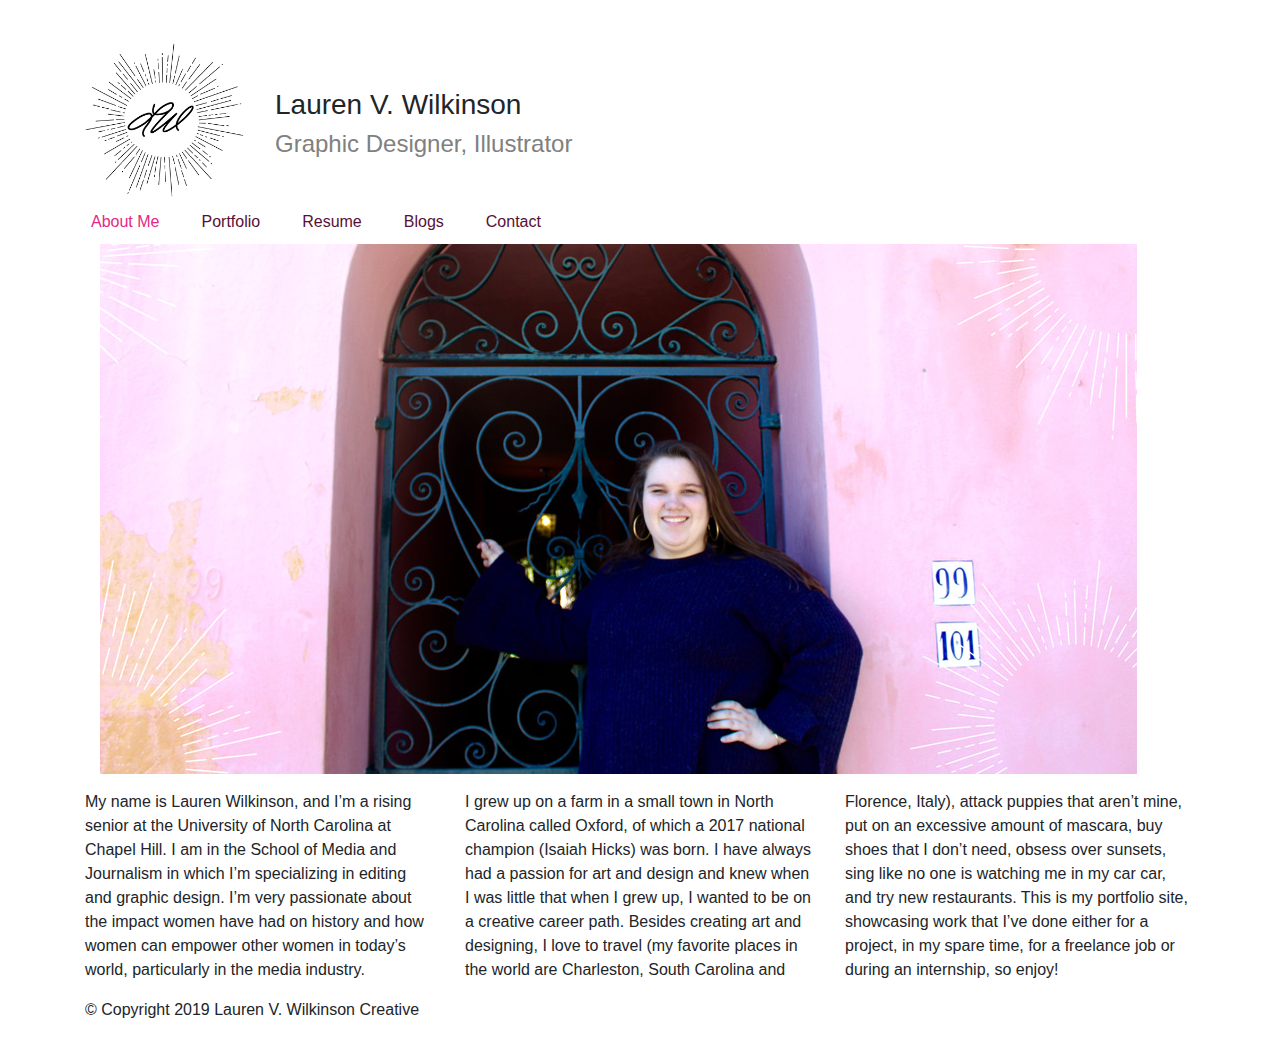
<file: index.html>
<!DOCTYPE html>
<html lang="en">


<head>
    <meta charset="utf-8">
    <meta name="viewport" content="width=device-width, initial-scale=1, shrink-to-fit=no">
    <title>Lauren Wilkinson</title>

    <link rel="stylesheet" href="https://maxcdn.bootstrapcdn.com/bootstrap/4.0.0/css/bootstrap.min.css"
        integrity="sha384-Gn5384xqQ1aoWXA+058RXPxPg6fy4IWvTNh0E263XmFcJlSAwiGgFAW/dAiS6JXm" crossorigin="anonymous">

    <script src="https://maxcdn.bootstrapcdn.com/bootstrap/4.0.0/js/bootstrap.min.js"
        integrity="sha384-JZR6Spejh4U02d8jOt6vLEHfe/JQGiRRSQQxSfFWpi1MquVdAyjUar5+76PVCmYl" crossorigin="anonymous">
    </script>

    <link rel="stylesheet" href="../WilkinsonFinalProject/style.css" type="text/css">

</head>

<body>

    <div class="container">
        <div class="row">

            <div class="col-sm-6 col-md-6 col-lg-2">
                <img src="logo.png" alt="Lauren Wilkinson logo" class="img-fluid">
            </div>

            <div class="col-sm-6 col-md-6 col-lg-10">
                </br>
                </br>
                <h3>Lauren V. Wilkinson</h3>
                <h2>Graphic Designer, Illustrator</h2>
            </div>

            <ul class="nav nav-pills ">
                <li class="nav-item">
                    <a class="nav-link active" href="../WilkinsonFinalProject/index.html">About Me</a>
                </li>
                <li class="nav-item">
                    <a class="nav-link" href="../WilkinsonFinalProject/portfolio.html">Portfolio</a>
                </li>
                <li class="nav-item">
                    <a class="nav-link" href="../WilkinsonFinalProject/resume.html">Resume</a>
                </li>
                <li class="nav-item">
                    <a class="nav-link" href="../WilkinsonFinalProject/blogs.html">Blogs</a>
                </li>

                <li class="nav-item">
                    <a class="nav-link" href="../WilkinsonFinalProject/contact.html">Contact</a>
                </li>
                </li>
            </ul>

            <div class="container">
                <div class="col-sm-12 col-md-12 col-lg-12">
                    <img src="lauren.jpg" class="img-fluid" alt="Lauren Wilkinson Portrait">

                </div>
            </div>

            </br>

            </br>

            <div class="container">

                <div class="row">
                    <div class="col-sm-6 col-md-12 col-lg-4">
                        <p class="about-me">My name is Lauren Wilkinson, and I’m a rising senior at the University of
                            North Carolina at
                            Chapel Hill. I am in the School of Media and Journalism in which I’m specializing in editing
                            and
                            graphic design. I’m very passionate about the impact women have had on history and how women
                            can
                            empower other women in today’s world, particularly in the media industry. </p>
                    </div>

                    <div class="col-sm-6 col-md-12 col-lg-4">
                        <p class="about-me">
                            I grew up on a farm in a small town in North Carolina called Oxford, of which a 2017
                            national champion (Isaiah Hicks) was born. I have always had a passion for art and
                            design and knew when I was little that when I grew up, I wanted to be on a creative
                            career path. Besides creating art and designing, I love to travel (my favorite places in
                            the world are Charleston, South Carolina and</p>
                    </div>


                    <div class="col-sm-6 col-md-12 col-lg-4">
                        <p class="about-me">Florence, Italy), attack puppies that aren’t
                            mine, put on an excessive amount of mascara, buy shoes that I don’t need, obsess over
                            sunsets, sing like no one is watching me in my car car, and try
                            new restaurants. This is my portfolio site, showcasing work that I’ve done
                            either for a project, in my spare time, for a freelance job or during an
                            internship, so enjoy! </p>
                    </div>
                </div>
            </div>

            <div class="container">
                <div class=" col-sm-12 col-md-12 col-lg-12">
                    <div class="row">
                        <p>&copy; Copyright 2019 Lauren V. Wilkinson Creative</p>
                    </div>
                </div>
            </div>


</body>

</html>
</file>
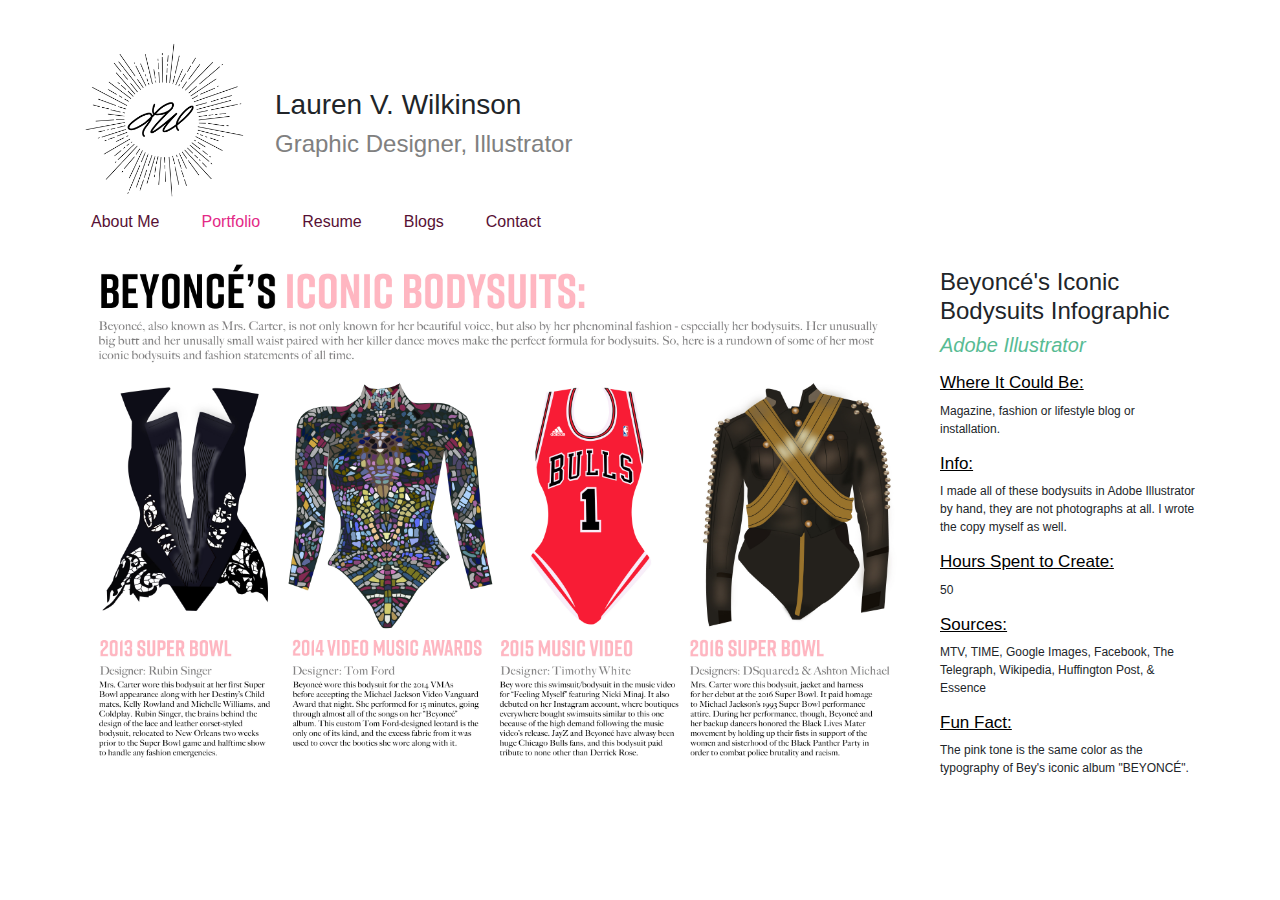
<file: beyonce.html>
<!DOCTYPE html>
<html lang="en">


<head>
    <meta charset="utf-8">
    <meta name="viewport" content="width=device-width, initial-scale=1, shrink-to-fit=no">
    <title>Lauren Wilkinson Resume</title>

    <link rel="stylesheet" href="https://maxcdn.bootstrapcdn.com/bootstrap/4.0.0/css/bootstrap.min.css"
        integrity="sha384-Gn5384xqQ1aoWXA+058RXPxPg6fy4IWvTNh0E263XmFcJlSAwiGgFAW/dAiS6JXm" crossorigin="anonymous">

    <script src="https://maxcdn.bootstrapcdn.com/bootstrap/4.0.0/js/bootstrap.min.js"
        integrity="sha384-JZR6Spejh4U02d8jOt6vLEHfe/JQGiRRSQQxSfFWpi1MquVdAyjUar5+76PVCmYl" crossorigin="anonymous">
    </script>

    <link rel="stylesheet" href="../WilkinsonFinalProject/style.css" type="text/css">

</head>

<body>

    <div class="container">
        <div class="row">

            <div class="col-sm-6 col-md-6 col-lg-2">
                <img src="logo.png" alt="Lauren Wilkinson logo" class="img-fluid">
            </div>

            <div class="col-sm-6 col-md-6 col-lg-10">
                </br>
                </br>
                <h3>Lauren V. Wilkinson</h3>
                <h2>Graphic Designer, Illustrator</h2>
            </div>

            <ul class="nav nav-pills ">
                <li class="nav-item">
                    <a class="nav-link" href="../WilkinsonFinalProject/index.html">About Me</a>
                </li>
                <li class="nav-item">
                    <a class="nav-link active" href="../WilkinsonFinalProject/portfolio.html">Portfolio</a>
                </li>
                <li class="nav-item">
                    <a class="nav-link" href="../WilkinsonFinalProject/resume.html">Resume</a>
                </li>
                <li class="nav-item">
                    <a class="nav-link" href="../WilkinsonFinalProject/blogs.html">Blogs</a>
                </li>

                <li class="nav-item">
                    <a class="nav-link" href="../WilkinsonFinalProject/contact.html">Contact</a>
                </li>
                </li>
            </ul>


            <div class="container">
                <div class="row">

                    <div class="col-sm-6 col-md-7 col-lg-9">
                        <img src="../WilkinsonFinalProject/images/beyonceinfographic.jpg" alt="Lauren Wilkinson logo"
                            class="img-fluid">
                    </div>

                    <div class="col-sm-6 col-md-5 col-lg-3">
                        </br>
                    
                        <h4>Beyoncé's Iconic Bodysuits Infographic</h4>
                        <h5>Adobe Illustrator</h5>
                        <p class="portfolio-writeup">
                            <h6>Where It Could Be:</h6><p class="portfolio-writeup"> Magazine, fashion or lifestyle blog or
                            installation.</p>
                          
                            <h6>Info:</h6><p class="portfolio-writeup">I made all of these bodysuits in Adobe Illustrator by hand, they are not photographs
                            at all. I wrote the copy myself as well.
                            </p>
                            <h6>Hours Spent to Create:</h6><p class="portfolio-writeup">50</p>

                            <h6>Sources:</h6><p class="portfolio-writeup">MTV, TIME, Google Images, Facebook, The Telegraph, Wikipedia, Huffington Post, &
                            Essence</p>
                        
                            <h6>Fun Fact:</h6><p class="portfolio-writeup"> The pink tone is the same color as the typography of Bey's iconic album "BEYONCÉ".</p>
                        </p>
                    </div>
</file>
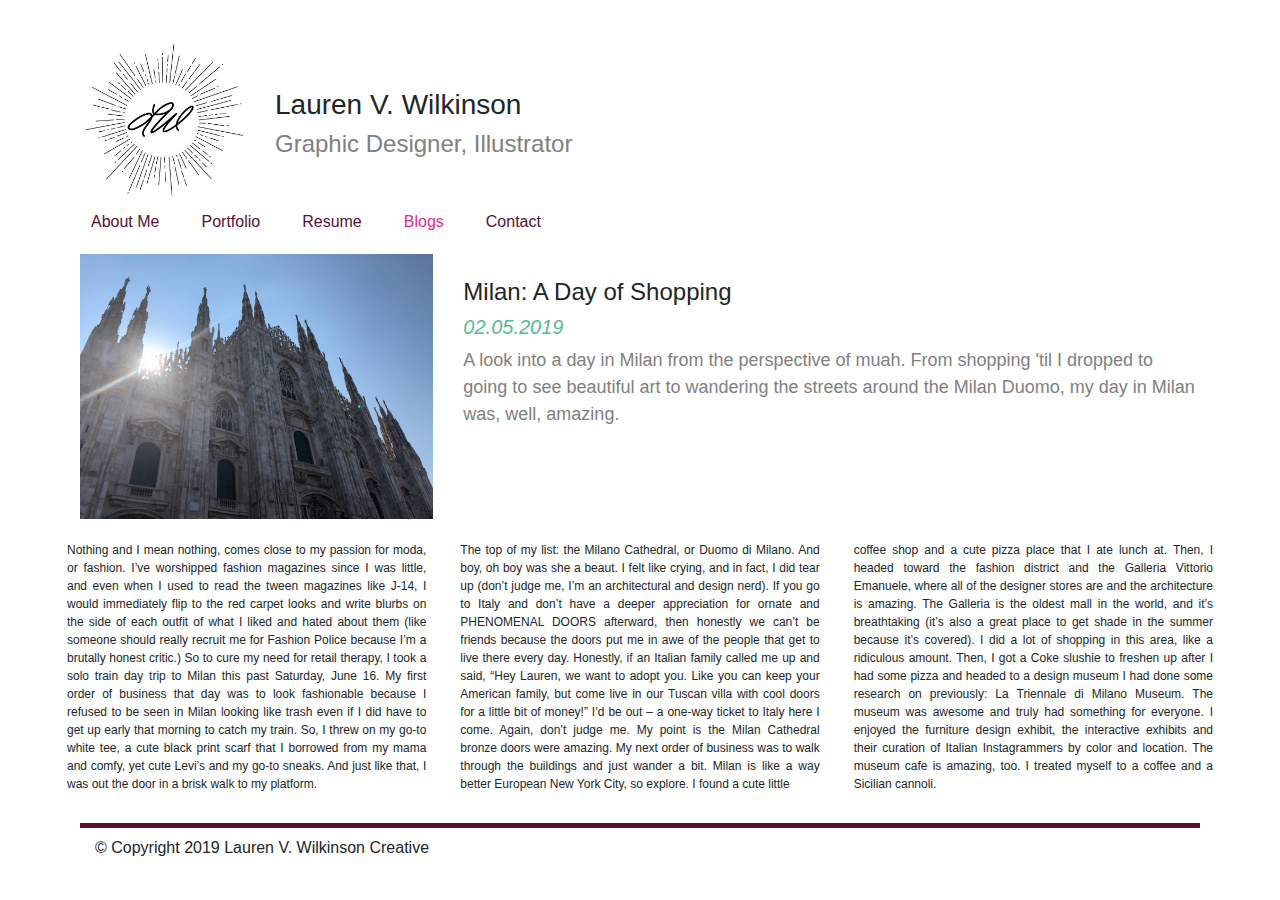
<file: blogs.html>
<!DOCTYPE html>
<html lang="en">


<head>
    <meta charset="utf-8">
    <meta name="viewport" content="width=device-width, initial-scale=1, shrink-to-fit=no">
    <title>Lauren Wilkinson Resume</title>

    <link rel="stylesheet" href="https://maxcdn.bootstrapcdn.com/bootstrap/4.0.0/css/bootstrap.min.css"
        integrity="sha384-Gn5384xqQ1aoWXA+058RXPxPg6fy4IWvTNh0E263XmFcJlSAwiGgFAW/dAiS6JXm" crossorigin="anonymous">

    <script src="https://maxcdn.bootstrapcdn.com/bootstrap/4.0.0/js/bootstrap.min.js"
        integrity="sha384-JZR6Spejh4U02d8jOt6vLEHfe/JQGiRRSQQxSfFWpi1MquVdAyjUar5+76PVCmYl" crossorigin="anonymous">
    </script>

    <link rel="stylesheet" href="../WilkinsonFinalProject/style.css" type="text/css">

</head>

<body>

    <div class="container">
        <div class="row">

            <div class="col-sm-6 col-md-6 col-lg-2">
                <img src="logo.png" alt="Lauren Wilkinson logo" class="img-fluid">
            </div>

            <div class="col-sm-6 col-md-6 col-lg-10">
                </br>
                </br>
                <h3>Lauren V. Wilkinson</h3>
                <h2>Graphic Designer, Illustrator</h2>
            </div>

            <ul class="nav nav-pills ">
                <li class="nav-item">
                    <a class="nav-link" href="../WilkinsonFinalProject/index.html">About Me</a>
                </li>
                <li class="nav-item">
                    <a class="nav-link" href="../WilkinsonFinalProject/portfolio.html">Portfolio</a>
                </li>
                <li class="nav-item">
                    <a class="nav-link" href="../WilkinsonFinalProject/resume.html">Resume</a>
                </li>
                <li class="nav-item">
                    <a class="nav-link active" href="../WilkinsonFinalProject/blogs.html">Blogs</a>
                </li>

                <li class="nav-item">
                    <a class="nav-link" href="../WilkinsonFinalProject/contact.html">Contact</a>
                </li>
                </li>
            </ul>

            </br>

            <div class="container" style="padding:10px;">
                <div class="row">

                    <div class="col-sm-6 col-md-7 col-lg-4">
                        <img src="../WilkinsonFinalProject/images/milan.jpg" alt="Lauren Wilkinson logo"
                            class="img-fluid">
                    </div>

                    <div class="col-sm-6 col-md-5 col-lg-8">
                        </br>

                        <h4>Milan: A Day of Shopping</h4>
                        <h5>02.05.2019</h5>

                        <p class="blog-intro"> A look into a day in Milan from the perspective of muah. From
                            shopping 'til I dropped to going to see beautiful art to wandering the streets
                            around the Milan Duomo, my day in Milan was, well, amazing.</p>

                    </div>



                    <div class="row">
                        <div class=" col-sm-6 col-md-12 col-lg-4">
                            <p class="blog-post">Nothing and I mean nothing, comes close to my passion for
                                moda, or
                                fashion. I’ve worshipped fashion magazines since I was little, and even when I
                                used to
                                read the tween magazines like J-14, I would immediately flip to the red carpet
                                looks and
                                write blurbs on the side of each outfit of what I liked and hated about them
                                (like
                                someone should really recruit me for Fashion Police because I’m a brutally
                                honest
                                critic.) So to cure my need for retail therapy, I took a solo train day trip to
                                Milan
                                this past Saturday, June 16.
                                My first order of business that day was to look fashionable because I refused to
                                be seen
                                in Milan looking like trash even if I did have to get up early that morning to
                                catch my
                                train. So, I threw on my go-to white tee, a cute black print scarf that I
                                borrowed from
                                my mama and comfy, yet cute Levi’s and my go-to sneaks. And just like that, I
                                was out
                                the door in a brisk walk to my platform.

                            </p>
                        </div>

                        <div class="col-sm-6 col-md-12 col-lg-4">
                            <p class="blog-post"> The top of my list: the Milano Cathedral, or Duomo di Milano. And boy,
                                oh boy was she a beaut. I felt like crying, and in fact, I did tear up (don’t judge me,
                                I’m an
                                architectural and design nerd). If you go to Italy and don’t have a deeper
                                appreciation
                                for ornate and PHENOMENAL DOORS afterward, then honestly we can’t be friends
                                because the
                                doors put me in awe of the people that get to live there every day. Honestly, if
                                an
                                Italian family called me up and said, “Hey Lauren, we want to adopt you. Like
                                you can
                                keep your American family, but come live in our Tuscan villa with cool doors for
                                a
                                little bit of money!” I’d be out – a one-way ticket to Italy here I come. Again,
                                don’t
                                judge me. My point is the Milan Cathedral bronze doors were amazing.
                                My next order of business was to walk through the buildings and just wander a
                                bit. Milan
                                is like a way better European New
                                York City, so explore. I found a cute little
                            </p>
                        </div>


                        <div class="col-sm-6 col-md-12 col-lg-4">
                            <p class="blog-post">coffee shop and a cute pizza place that I
                                ate lunch at. Then, I headed toward the fashion district and the Galleria
                                Vittorio
                                Emanuele, where all of the designer stores are and the architecture is amazing.
                                The
                                Galleria is the oldest mall in the world, and it’s breathtaking (it’s also a
                                great place
                                to get shade in the summer because it’s covered). I did a lot of shopping in
                                this area,
                                like a ridiculous amount. Then, I got a Coke slushie to freshen up after I had
                                some
                                pizza and headed to a design museum I had done some research on previously: La
                                Triennale
                                di Milano Museum.
                                The museum was awesome and truly had something for everyone. I enjoyed the
                                furniture
                                design exhibit, the interactive exhibits and their curation of Italian
                                Instagrammers by
                                color and location. The museum cafe is amazing, too. I treated myself to a
                                coffee and a
                                Sicilian cannoli.
                            </p>
                        </div>
                    </div>
                </div>

                <hr>

                <div class="container">
                    <div class=" col-sm-12 col-md-12 col-lg-12">
                        <div class="row">
                            <p>&copy; Copyright 2019 Lauren V. Wilkinson Creative</p>
                        </div>
                    </div>
                </div>
</file>
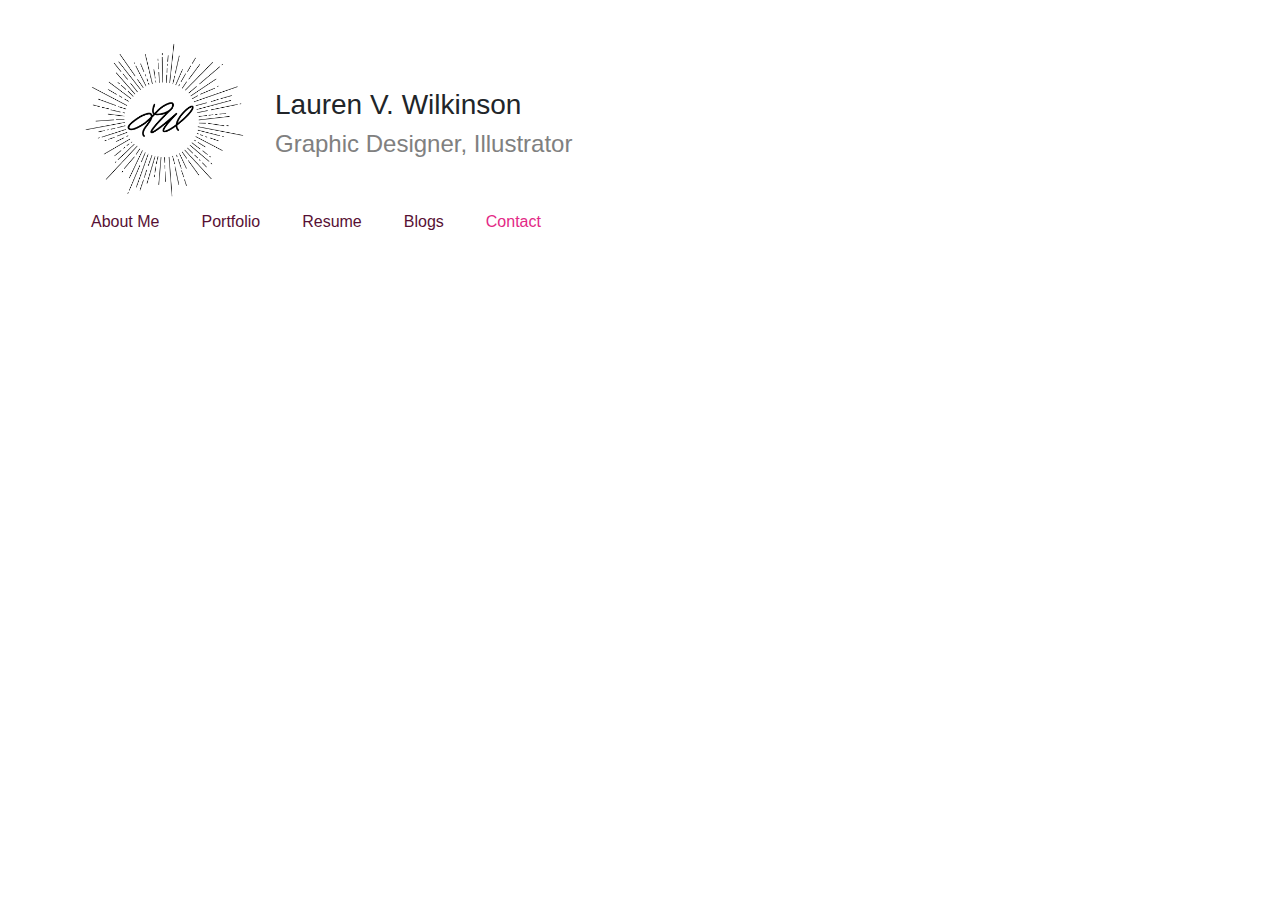
<file: contact.html>
<!DOCTYPE html>
<html lang="en">


<head>
    <meta charset="utf-8">
    <meta name="viewport" content="width=device-width, initial-scale=1, shrink-to-fit=no">
    <title>Lauren Wilkinson Resume</title>

    <link rel="stylesheet" href="https://maxcdn.bootstrapcdn.com/bootstrap/4.0.0/css/bootstrap.min.css"
        integrity="sha384-Gn5384xqQ1aoWXA+058RXPxPg6fy4IWvTNh0E263XmFcJlSAwiGgFAW/dAiS6JXm" crossorigin="anonymous">

    <script src="https://maxcdn.bootstrapcdn.com/bootstrap/4.0.0/js/bootstrap.min.js"
        integrity="sha384-JZR6Spejh4U02d8jOt6vLEHfe/JQGiRRSQQxSfFWpi1MquVdAyjUar5+76PVCmYl" crossorigin="anonymous">
    </script>

    <link rel="stylesheet" href="../WilkinsonFinalProject/style.css" type="text/css">

</head>

<body>

        <div class="container">
                <div class="row">
        
                    <div class="col-sm-6 col-md-6 col-lg-2">
                        <img src="logo.png" alt="Lauren Wilkinson logo" class="img-fluid">
                    </div>
        
                    <div class="col-sm-6 col-md-6 col-lg-10">
                        </br>
                        </br>
                        <h3>Lauren V. Wilkinson</h3>
                        <h2>Graphic Designer, Illustrator</h2>
                    </div>
        
                    <ul class="nav nav-pills ">
                        <li class="nav-item">
                            <a class="nav-link" href="../WilkinsonFinalProject/index.html">About Me</a>
                        </li>
                        <li class="nav-item">
                            <a class="nav-link" href="../WilkinsonFinalProject/portfolio.html">Portfolio</a>
                        </li>
                        <li class="nav-item">
                            <a class="nav-link" href="../WilkinsonFinalProject/resume.html">Resume</a>
                        </li>
                        <li class="nav-item">
                            <a class="nav-link" href="../WilkinsonFinalProject/blogs.html">Blogs</a>
                        </li>
        
                        <li class="nav-item">
                            <a class="nav-link active" href="../WilkinsonFinalProject/contact.html">Contact</a>
                        </li>
                        </li>
                    </ul>
</file>
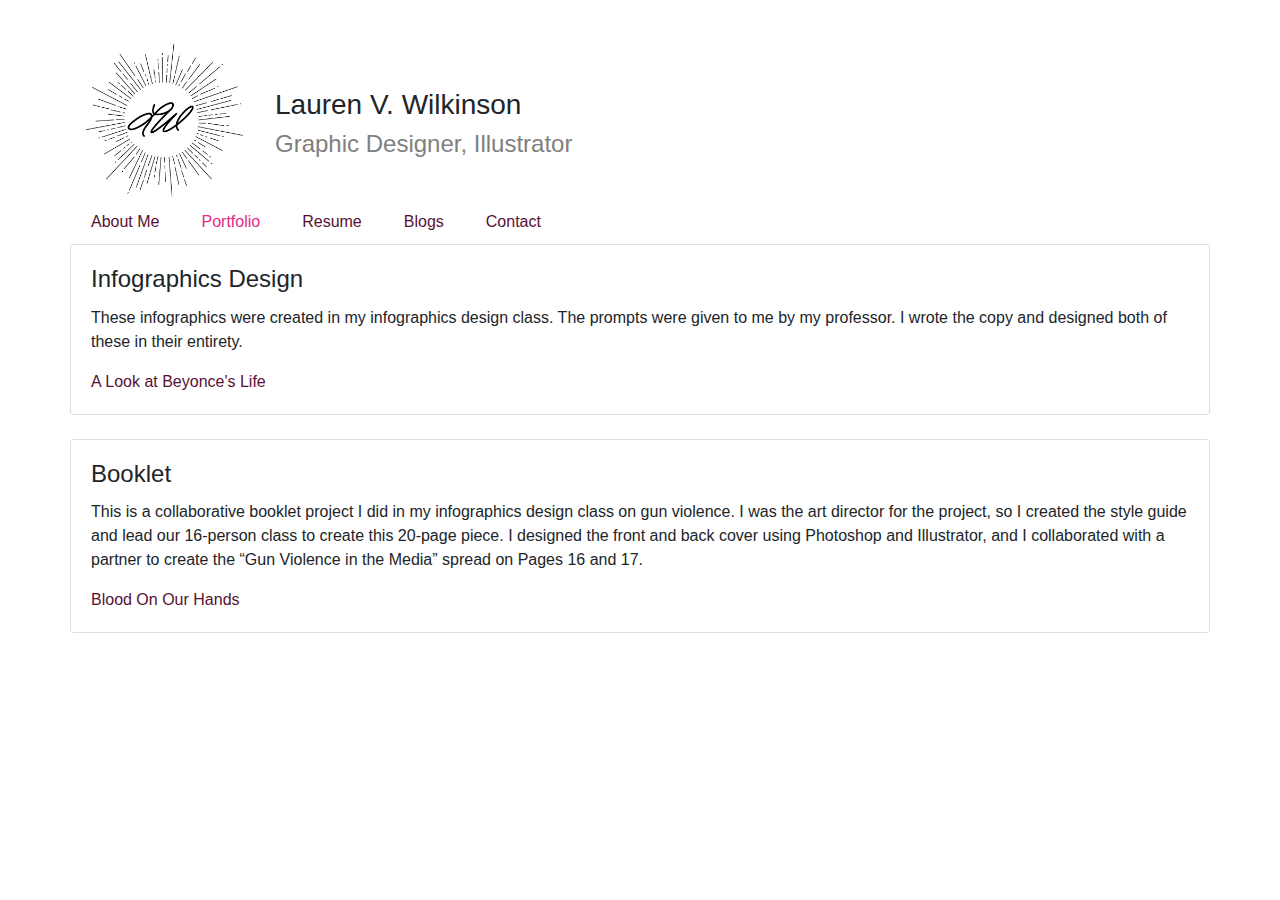
<file: portfolio.html>
<!DOCTYPE html>
<html lang="en">


<head>
    <meta charset="utf-8">
    <meta name="viewport" content="width=device-width, initial-scale=1, shrink-to-fit=no">
    <title>Lauren Wilkinson Resume</title>

    <link rel="stylesheet" href="https://maxcdn.bootstrapcdn.com/bootstrap/4.0.0/css/bootstrap.min.css"
        integrity="sha384-Gn5384xqQ1aoWXA+058RXPxPg6fy4IWvTNh0E263XmFcJlSAwiGgFAW/dAiS6JXm" crossorigin="anonymous">

    <script src="https://maxcdn.bootstrapcdn.com/bootstrap/4.0.0/js/bootstrap.min.js"
        integrity="sha384-JZR6Spejh4U02d8jOt6vLEHfe/JQGiRRSQQxSfFWpi1MquVdAyjUar5+76PVCmYl" crossorigin="anonymous">
    </script>

    <link rel="stylesheet" href="../WilkinsonFinalProject/style.css" type="text/css">

</head>

<body>

    <div class="container">
        <div class="row">

            <div class="col-sm-6 col-md-6 col-lg-2">
                <img src="logo.png" alt="Lauren Wilkinson logo" class="img-fluid">
            </div>

            <div class="col-sm-6 col-md-6 col-lg-10">
                </br>
                </br>
                <h3>Lauren V. Wilkinson</h3>
                <h2>Graphic Designer, Illustrator</h2>
            </div>

            <ul class="nav nav-pills ">
                <li class="nav-item">
                    <a class="nav-link" href="../WilkinsonFinalProject/index.html">About Me</a>
                </li>
                <li class="nav-item">
                    <a class="nav-link active" href="../WilkinsonFinalProject/portfolio.html">Portfolio</a>
                </li>
                <li class="nav-item">
                    <a class="nav-link" href="../WilkinsonFinalProject/resume.html">Resume</a>
                </li>
                <li class="nav-item">
                    <a class="nav-link" href="../WilkinsonFinalProject/blogs.html">Blogs</a>
                </li>

                <li class="nav-item">
                    <a class="nav-link" href="../WilkinsonFinalProject/contact.html">Contact</a>
                </li>
                </li>
            </ul>


            <div class="card">
                <div class="card-body">
                    <h4 class="card-title">Infographics Design</h4>

                    <p class="card-text">
                        These infographics were created in my infographics design class. The prompts were given to me by
                        my professor. I wrote the copy and designed both of these in their entirety.
                    </p>
                    <a href="../WilkinsonFinalProject/beyonce.html" class="card-link">A Look at Beyonce's Life</a>
                    <!-- SUNFLOWER INFOGRAPHIC FOR LATER!!!!  
                        <a href="#!" class="card-link">The Art of Sunflowers</a> -->

                </div>
            </div>
            </br>

            <div class="card">
                <div class="card-body">
                    <h4 class="card-title">Booklet</h4>

                    <p class="card-text">
                        This is a collaborative booklet project I did in my infographics design class on gun violence. I
                        was the art director for the project, so I created the style guide and lead our 16-person class
                        to create this 20-page piece. I designed the front and back cover using Photoshop and
                        Illustrator, and I collaborated with a partner to create the “Gun Violence in the Media” spread
                        on Pages 16 and 17.
                    </p>
                    <a href="https://issuu.com/laurenwilkinson26/docs/bloodonourhandsfinal.compressed_713daaba0c68a5"
                        class="card-link">Blood On Our Hands</a>


                </div>
            </div>
            </br>
            <!-- MOTION GRAPHICS SECTION FOR LATER ON ~ <div class="card">
                <div class="card-body">
                    <h4 class="card-title">Motion Graphics</h4>

                    <p class="card-text">
                        Th
                    </p>
                    <a href="#!"
                        class="card-link">PROJECT TITLE</a>
                </div>
            </div> -->


            <!-- LOGO DESIGN SECTION FOR LATER ON ~ <div class="card">
                <div class="card-body">
                    <h4 class="card-title">Logo Design</h4>

                    <p class="card-text">
                        Th
                    </p>
                    <a href="#!"
                        class="card-link">PROJECT TITLE</a>
                </div>
            </div> -->

            <!-- EDITORIAL DESIGN SECTION FOR LATER ON ~ <div class="card">
                <div class="card-body">
                    <h4 class="card-title">Editorial Design</h4>

                    <p class="card-text">
                        Th
                    </p>
                    <a href="#!"
                        class="card-link">PROJECT TITLE</a>
                </div>
            </div> -->
</file>
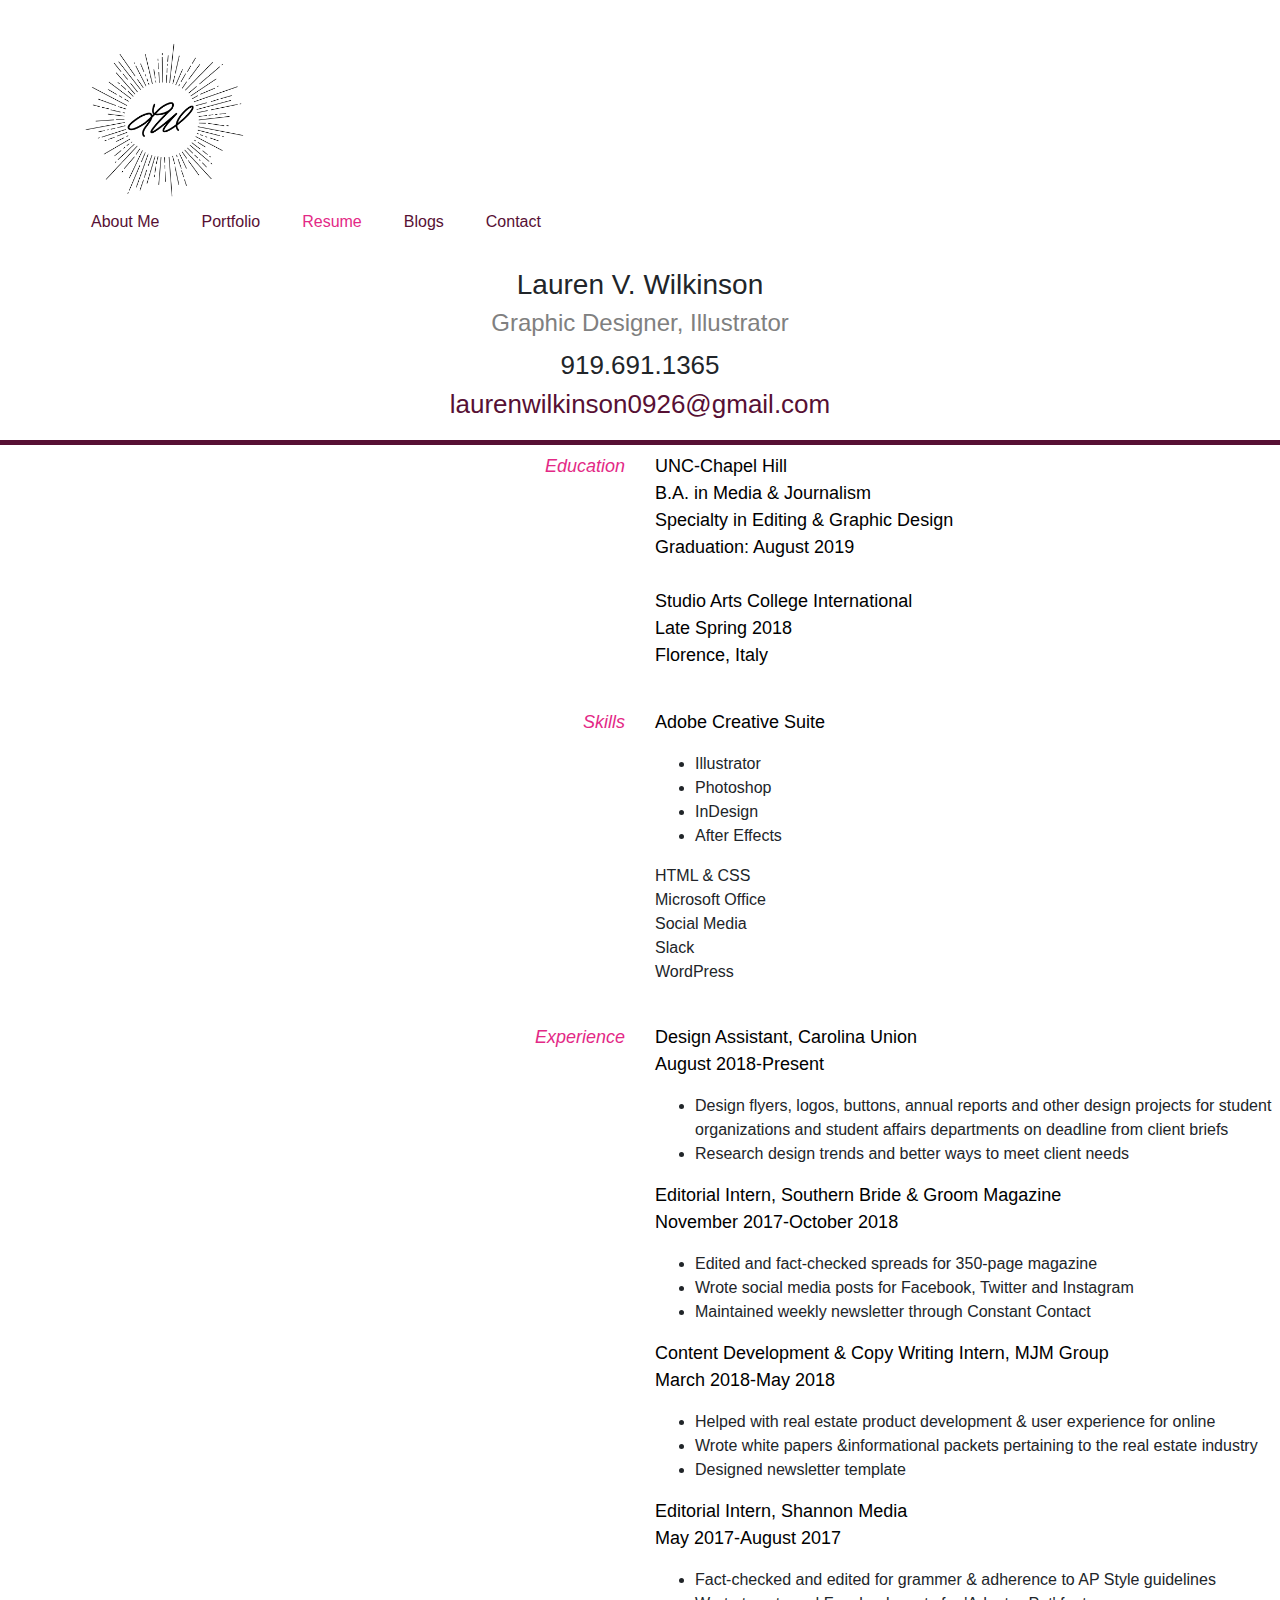
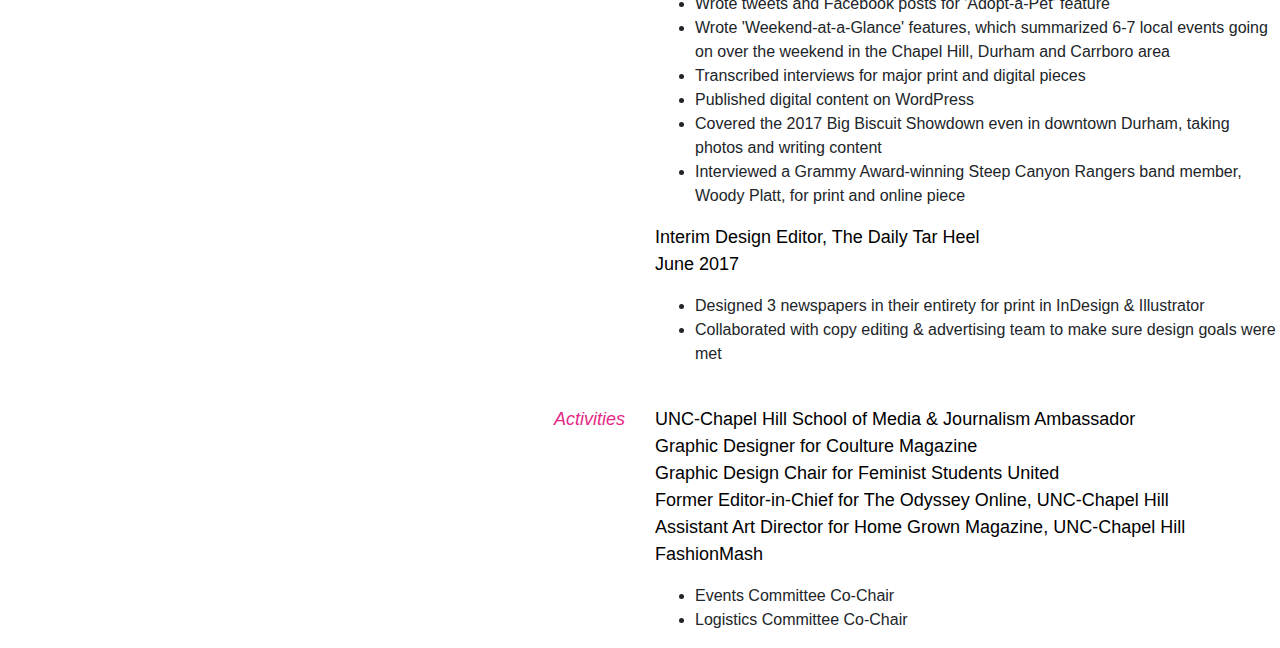
<file: resume.html>
<!DOCTYPE html>
<html lang="en">


<head>
    <meta charset="utf-8">
    <meta name="viewport" content="width=device-width, initial-scale=1, shrink-to-fit=no">
    <title>Lauren Wilkinson Resume</title>

    <link rel="stylesheet" href="https://maxcdn.bootstrapcdn.com/bootstrap/4.0.0/css/bootstrap.min.css"
        integrity="sha384-Gn5384xqQ1aoWXA+058RXPxPg6fy4IWvTNh0E263XmFcJlSAwiGgFAW/dAiS6JXm" crossorigin="anonymous">

    <script src="https://maxcdn.bootstrapcdn.com/bootstrap/4.0.0/js/bootstrap.min.js"
        integrity="sha384-JZR6Spejh4U02d8jOt6vLEHfe/JQGiRRSQQxSfFWpi1MquVdAyjUar5+76PVCmYl" crossorigin="anonymous">
    </script>

    <link rel="stylesheet" href="../WilkinsonFinalProject/style.css" type="text/css">

</head>

<body>

    <div class="container">
        <div class="row">

            <div class="col-sm-6 col-md-6 col-lg-2">
                <img src="logo.png" alt="Lauren Wilkinson logo" class="img-fluid">
            </div>

            <div class="col-sm-6 col-md-6 col-lg-10">
                </br>
                </br>

            </div>

            <ul class="nav nav-pills ">
                <li class="nav-item">
                    <a class="nav-link" href="../WilkinsonFinalProject/index.html">About Me</a>
                </li>
                <li class="nav-item">
                    <a class="nav-link" href="../WilkinsonFinalProject/portfolio.html">Portfolio</a>
                </li>
                <li class="nav-item">
                    <a class="nav-link active" href="../WilkinsonFinalProject/resume.html">Resume</a>
                </li>
                <li class="nav-item">
                    <a class="nav-link" href="../WilkinsonFinalProject/blogs.html">Blogs</a>
                </li>

                <li class="nav-item">
                    <a class="nav-link" href="../WilkinsonFinalProject/contact.html">Contact</a>
                </li>
                </li>
            </ul>
        </div>
    </div>
    </br>


    <h3 style="text-align: center;">Lauren V. Wilkinson</h3>
    <h2 style="text-align: center;">Graphic Designer, Illustrator</h2>
    <p class="text-center-resume-header">
        919.691.1365
        </br>
        <a href="mailto:laurenwilkinson0926@gmail.com">laurenwilkinson0926@gmail.com</a>

    </p>

    <hr>
    <div class="row">
        <div class=" col-sm-6 col-md-6 col-lg-6">
            <p class="text-right-resume-heading">
                Education
            </p>
        </div>

        <div class="col-sm-6 col-md-6 col-lg-6">
            <p class="text-left-resume-copy">
                UNC-Chapel Hill
                </br>
                B.A. in Media & Journalism
                </br>
                Specialty in Editing & Graphic Design
                </br>
                Graduation: August 2019
                </br>
                </br>
                Studio Arts College International
                </br>
                Late Spring 2018
                </br>
                Florence, Italy
            </p>
        </div>
    </div>

    </br>
    <div class="row">
        <div class=" col-sm-6 col-md-6 col-lg-6">
            <p class="text-right-resume-heading">
                Skills
            </p>
        </div>

        <div class="col-sm-6 col-md-6 col-lg-6">
            <p class="text-left-resume-copy">
                Adobe Creative Suite
                <ul>
                    <li>Illustrator</li>
                    <li>Photoshop</li>
                    <li>InDesign</li>
                    <li>After Effects</li>
                </ul>
                HTML & CSS
                </br>
                Microsoft Office
                </br>
                Social Media
                </br>
                Slack
                </br>
                WordPress
            </p>
        </div>
    </div>

    </br>
    <div class="row">
        <div class=" col-sm-6 col-md-6 col-lg-6">
            <p class="text-right-resume-heading">
                Experience
            </p>
        </div>

        <div class="col-sm-6 col-md-6 col-lg-6">
            <p class="text-left-resume-copy">
                Design Assistant, Carolina Union

                </br>
                August 2018-Present
            </p>
            <p class="text-left-resume-list">
                <ul>
                    <li>Design flyers, logos, buttons, annual reports and other design projects for student
                        organizations and student affairs departments on deadline from client briefs</li>
                    <li>Research design trends and better ways to meet client needs</li>
                </ul>
            </p>
            <p class="text-left-resume-copy">
                Editorial Intern, Southern Bride & Groom Magazine

                </br>
                November 2017-October 2018
            </p>
            <p class="text-left-resume-list">
                <ul>
                    <li>Edited and fact-checked spreads for 350-page magazine</li>
                    <li>Wrote social media posts for Facebook, Twitter and Instagram</li>
                    <li>Maintained weekly newsletter through Constant Contact</li>
                </ul>
            </p>
            <p class="text-left-resume-copy">
                Content Development & Copy Writing Intern, MJM Group

                </br>
                March 2018-May 2018
            </p>
            <p class="text-left-resume-list">
                <ul>
                    <li>Helped with real estate product development & user experience for online</li>
                    <li>Wrote white papers &informational packets pertaining to the real estate industry</li>
                    <li>Designed newsletter template</li>
                </ul>
            </p>
            <p class="text-left-resume-copy">
                Editorial Intern, Shannon Media

                </br>
                May 2017-August 2017
            </p>
            <p class="text-left-resume-list">
                <ul>
                    <li>Fact-checked and edited for grammer & adherence to AP Style guidelines</li>
                    <li>Wrote tweets and Facebook posts for 'Adopt-a-Pet' feature </li>
                    <li>Wrote 'Weekend-at-a-Glance' features, which summarized 6-7 local events going on over the
                        weekend in the Chapel Hill, Durham and Carrboro area</li>
                    <li>Transcribed interviews for major print and digital pieces</li>
                    <li>Published digital content on WordPress</li>
                    <li>Covered the 2017 Big Biscuit Showdown even in downtown Durham, taking photos and writing content
                    </li>
                    <li>Interviewed a Grammy Award-winning Steep Canyon Rangers band member, Woody Platt, for print and
                        online piece</li>
                </ul>
            </p>
            <p class="text-left-resume-copy">
                Interim Design Editor, The Daily Tar Heel

                </br>
                June 2017
            </p>
            <p class="text-left-resume-list">
                <ul>
                    <li>Designed 3 newspapers in their entirety for print in InDesign & Illustrator</li>
                    <li>Collaborated with copy editing & advertising team to make sure design goals were met</li>
                </ul>
            </p>
        </div>
    </div>
    </br>
    <div class="row">
        <div class=" col-sm-6 col-md-6 col-lg-6">
            <p class="text-right-resume-heading">
                Activities
            </p>
        </div>

        <div class="col-sm-6 col-md-6 col-lg-6">
            <p class="text-left-resume-copy">
                UNC-Chapel Hill School of Media & Journalism Ambassador
                </br>
                Graphic Designer for Coulture Magazine
                </br>
                Graphic Design Chair for Feminist Students United
                </br>
                Former Editor-in-Chief for The Odyssey Online, UNC-Chapel Hill
                </br>
                Assistant Art Director for Home Grown Magazine, UNC-Chapel Hill
                </br>
                FashionMash
                <ul>
                    <li>Events Committee Co-Chair</li>
                    <li>Logistics Committee Co-Chair</li>
                </ul>

            </p>
        </div>
    </div>
    </div>
    </div>
</file>
<file: WilkinsonFinalProject/style.css>
mm

/*This is my final project (my portfolio site) stylesheet.*/
:root {
    light: white;
    font-family: helvetica;

}

a:root {}

#mainheader {
    color: black;
    font-family: Helvetica;
    font-size: 40px;
    font-style: normal;
}

h1 {
    font-size: 40px;
    font-family: Helvetica;
}

h2 {
    font-size: 24px;
    font-family: Helvetica;
    color: grey;
}

h5 {
    color: #57BB93;
    font-family: helvetica;
    font-style: italic;
    font-size: 20px;
}

h6 {
    color: black;
    font-size: 17px;
    font-family: helvetica;
    text-decoration: underline;
}


/*This is weird/fun thing I may use but also kinda ugly.
p::first-letter {
    font-size: 14px;
    background-color: black;
    color: white;
}
*/

li {
    font-family: Helvetica;

}

a:link {
    color: #571034;
}

a:hover {
    color: #57BB93;
}

a:active {
    color: #E32986;
}

a:visited {
    color: #CCCCCC;
}


/*Columns and Bootstrap styling*/

body {
    padding-top: 40px;
}

.heading {
    background: white;
}

.heading2 {
    background: #a4a4a4;

    /*  NAVIGATION PILLS STYLING  */
}



.nav-pills .nav-link {
    color: #571034;
    float: right;
    padding: 10px 21px;
}

.nav-pills .nav-link:hover {
    color: #cccccc;
}



.nav-pills .nav-link.active,
.nav-pills .show>.nav-link {
    color: #E32986;
    background-color: white;
}

.about-me {

    font-size: 16px;
    font-family: helvetica;
    display: inline-block;
    margin-block-start: 1em;
    margin-block-end: 1em;
    margin-inline-start: 0px;
    margin-inline-end: 0px;
}

.portfolio-writeup {
    font-size: 12px;
}

.card-link:hover {
    text-decoration: underline;
    color: #E32986;
}

.blog-intro {
    font-size: 18px;
    color: grey;
}

.blog-post {
    font-size: 12px;
    font-family: helvetica;
    text-align: justify;
    display: inline-block;
    margin-block-start: 1em;
    margin-block-end: 1em;
    margin-inline-start: 0px;
    margin-inline-end: 0px;
    padding: 10px 2px;
}

hr {
    display: block;
    margin-top: 0.5em;
    margin-bottom: 0.5em;
    margin-left: auto;
    margin-right: auto;
    border-width: 5px;
    border-color: #571034;
}

.resume-row {
    text-align: center;
}

.text-center-resume-header {
    text-align: center;
    font-size: 26px;
    font-family: helvetica;
}

.text-right-resume-heading {
    text-align: right;
    font-style: oblique;
    font-size: 18px;
    font-family: helvetica;
    color: #E32986;
}

.text-left-resume-copy {
    text-align: left;
    font-size: 18px;
    font-family: helvetica;
    color: black;
}
</file>
